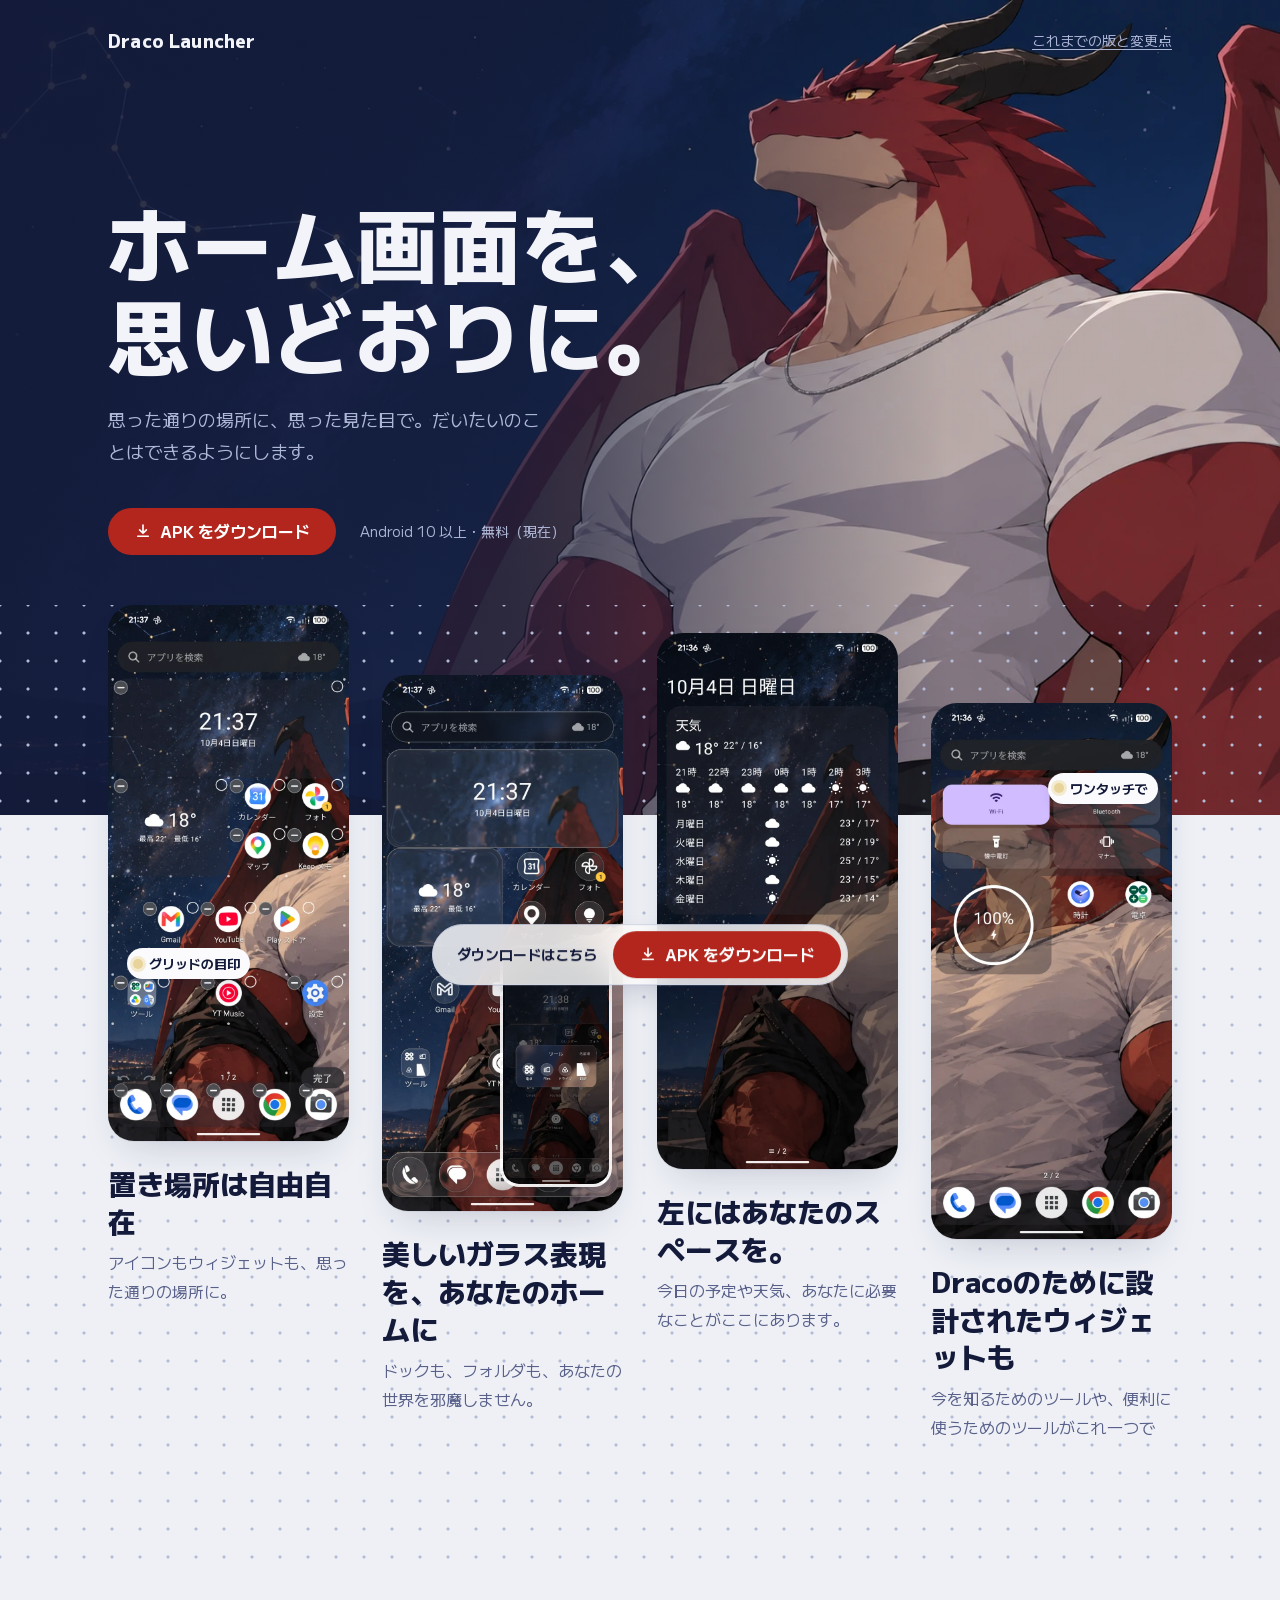
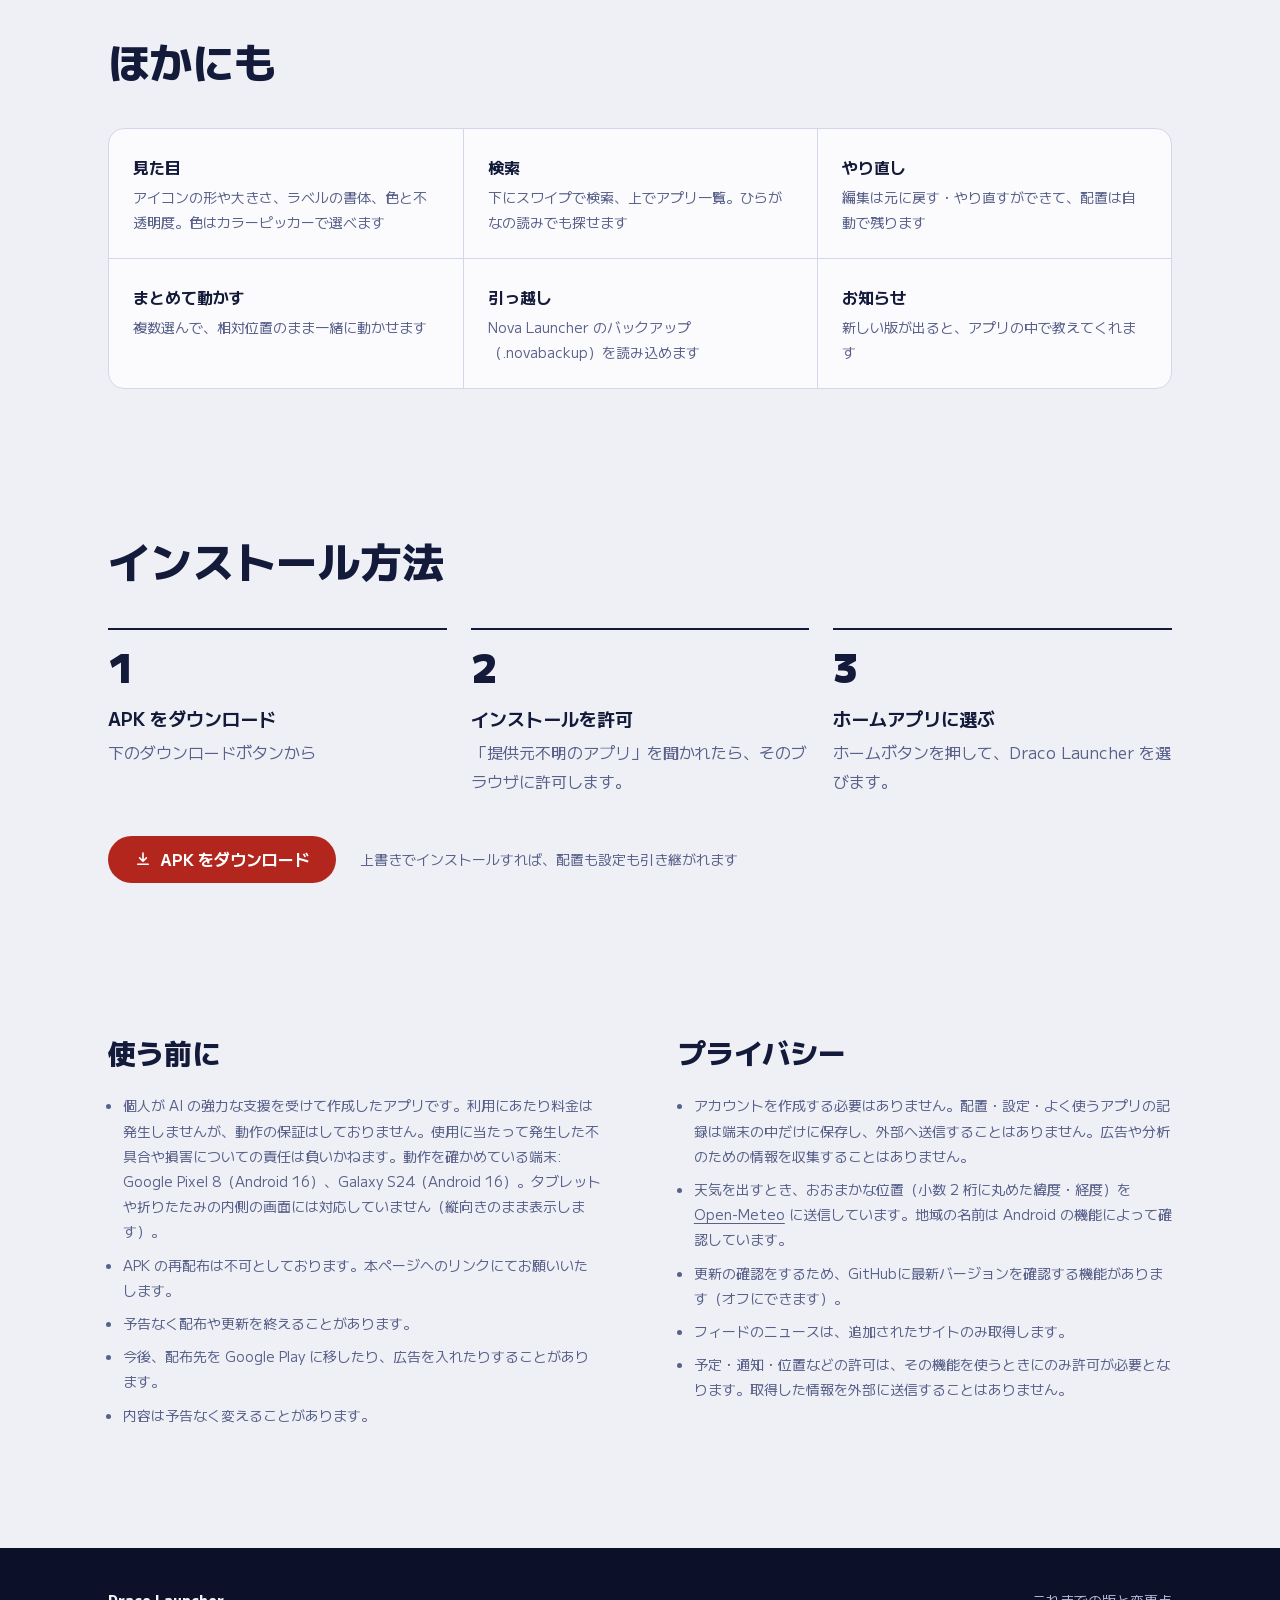
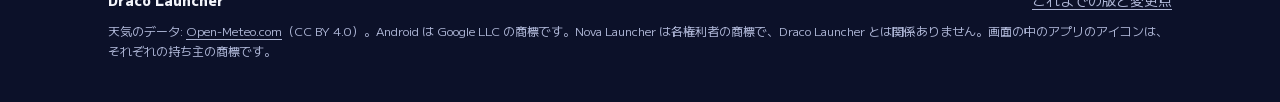
<file: index.html>
<!doctype html>
<html lang="ja">
<head>
<meta charset="utf-8">
<meta name="viewport" content="width=device-width, initial-scale=1">
<title>Draco Launcher</title>
<meta name="description" content="お待たせしました、Dracoです。ホーム画面を思いどおりにできる Android ランチャー。">
<meta property="og:title" content="Draco Launcher">
<meta property="og:description" content="お待たせしました、Dracoです。ホーム画面を思いどおりにできる Android ランチャー。">
<meta property="og:image" content="https://watanuki-azuma.github.io/draco-launcher/assets/keyvisual.webp">
<meta name="theme-color" content="#141b3a">
<link rel="preconnect" href="https://fonts.googleapis.com">
<link rel="preconnect" href="https://fonts.gstatic.com" crossorigin>
<link href="https://fonts.googleapis.com/css2?family=M+PLUS+1:wght@400;500;700;800;900&display=swap" rel="stylesheet">
<link rel="stylesheet" href="tokens.css?v=3">
<style>
  /* ページそのものをホーム画面に見立てる: 点のグリッドの上に画面を置き、ところどころ半マスずらす */
  * { box-sizing: border-box; margin: 0; }
  html, body { overflow-x: clip; }
  body {
    background: var(--color-paper);
    color: var(--color-ink);
    font-family: var(--font-sans);
    font-size: var(--text-md);
    line-height: 1.8;
    -webkit-font-smoothing: antialiased;
  }
  a { color: inherit; }
  :focus-visible { outline: 2px solid var(--color-focus); outline-offset: 3px; border-radius: var(--radius-sm); }
  h1, h2, h3 { font-style: normal; overflow-wrap: anywhere; min-width: 0; }
  img { display: block; max-width: 100%; height: auto; }
  .wrap { max-width: 1160px; margin: 0 auto; padding: 0 clamp(16px, 5vw, 48px); }

  .button {
    display: inline-flex; align-items: center; gap: var(--space-sm);
    padding: 14px 26px; border-radius: var(--radius-pill);
    background: var(--color-accent); color: var(--color-on-accent);
    font-weight: 700; font-size: var(--text-md); line-height: 1.2; text-decoration: none; white-space: nowrap;
    transition: background var(--dur-fast) var(--ease-out), transform var(--dur-fast) var(--ease-out);
  }
  .button:hover { background: var(--color-accent-hover); }
  .button:active { transform: translateY(1px); }
  .button svg { width: 18px; height: 18px; flex: none; }
  .note { font-size: var(--text-sm); }

  /* 点のグリッド（ホームの編集モードの点と同じ考え方） */
  .dots {
    background-image: radial-gradient(circle, var(--color-dot) 1.3px, transparent 1.8px);
    background-size: var(--cell) var(--cell);
    background-position: calc(var(--half)) calc(var(--half));
  }

  /* はじめ: 夜空と竜の絵の上に、名前と一言 */
  .hero { position: relative; background: var(--color-night); color: var(--color-on-night); isolation: isolate; }
  .hero > img.kv {
    position: absolute; inset: 0; z-index: -1; width: 100%; height: 100%;
    object-fit: cover; object-position: 72% 30%;
  }
  .hero::after {
    content: ""; position: absolute; inset: 0; z-index: -1;
    background: linear-gradient(90deg, rgba(20, 27, 58, 0.94) 0%, rgba(20, 27, 58, 0.74) 40%, rgba(20, 27, 58, 0) 74%);
  }
  .top { display: flex; align-items: center; justify-content: space-between; gap: var(--space-md); padding-block: var(--space-lg); }
  .top b { font-weight: 800; font-size: var(--text-lg); letter-spacing: 0.01em; white-space: nowrap; }
  .top a { color: var(--color-on-night-2); font-size: var(--text-sm); white-space: nowrap; text-underline-offset: 3px; }
  .top a:hover { color: var(--color-on-night); }
  .hero-body { padding-block: clamp(48px, 9vw, 120px) clamp(160px, 22vw, 260px); max-width: 1160px; }
  .hero h1 { font-weight: 800; font-size: var(--text-display); line-height: 1.12; letter-spacing: 0.01em; }
  .hero h1 span { display: block; white-space: nowrap; }
  .hero p { margin-top: var(--space-lg); font-size: var(--text-lg); color: var(--color-on-night-2); max-width: 24em; }
  .get { margin-top: var(--space-xl); display: flex; flex-wrap: wrap; align-items: center; gap: var(--space-md) var(--space-lg); }
  .hero .note { color: var(--color-on-night-2); }

  /* 画面: 4 列に並べ、2 列目と 4 列目を半マスずつ下げる */
  .screens { position: relative; padding-bottom: var(--space-3xl); }
  .board {
    position: relative; margin-top: calc(-1 * clamp(120px, 18vw, 210px));
    display: grid; grid-template-columns: repeat(4, minmax(0, 1fr)); gap: var(--cell) clamp(16px, 2.6vw, 36px);
    align-items: start;
  }
  .tile { margin: 0; }
  .tile:nth-child(2) { margin-top: calc(var(--cell) * 2 + var(--half)); }
  .tile:nth-child(3) { margin-top: var(--cell); }
  .tile:nth-child(4) { margin-top: calc(var(--cell) * 3 + var(--half)); }
  .shot { position: relative; }
  .shot img {
    border-radius: var(--radius-shot);
    box-shadow: 0 1px 0 rgba(20, 27, 58, 0.06), 0 18px 40px -18px var(--color-shade);
    background: var(--color-night);
  }
  .tile figcaption { margin-top: var(--space-lg); }
  .tile h2 { font-weight: 800; font-size: var(--text-xl); line-height: 1.35; }
  .tile p { margin-top: var(--space-sm); color: var(--color-ink-2); }
  .pin {
    position: absolute; display: flex; align-items: center; gap: 6px; pointer-events: none;
    background: var(--color-card); color: var(--color-ink); font-size: var(--text-xs); font-weight: 700;
    padding: 4px 10px 4px 6px; border-radius: var(--radius-pill); white-space: nowrap;
    box-shadow: 0 6px 16px -6px var(--color-shade);
  }
  .pin::before { content: ""; width: 10px; height: 10px; border-radius: 50%; background: var(--color-star); box-shadow: 0 0 0 3px rgba(232, 212, 154, 0.45); }
  .inset {
    position: absolute; width: 44%; right: 6%; bottom: 5%;
    border-radius: 16px; overflow: hidden; outline: 3px solid rgba(255, 255, 255, 0.9);
    box-shadow: 0 14px 30px -12px var(--color-shade);
  }
  .inset img { border-radius: 0; box-shadow: none; }

  /* ほかにも: 白い板に 3 × 2 */
  .more { padding-block: var(--space-2xl); }
  .section-title { font-weight: 800; font-size: var(--text-2xl); line-height: 1.3; }
  .more ul {
    list-style: none; padding: 0; margin-top: var(--space-xl);
    display: grid; grid-template-columns: repeat(3, minmax(0, 1fr));
    background: var(--color-card); border-radius: var(--radius-md); border: 1px solid var(--color-rule);
  }
  .more li { padding: var(--space-lg); color: var(--color-ink-2); font-size: var(--text-sm); line-height: 1.75; }
  .more li:nth-child(n + 4) { border-top: 1px solid var(--color-rule); }
  .more li:not(:nth-child(3n + 1)) { border-left: 1px solid var(--color-rule); }
  .more li b { display: block; margin-bottom: 4px; color: var(--color-ink); font-size: var(--text-md); font-weight: 700; }

  /* インストール: 3 つの手順 */
  .how { padding-block: var(--space-2xl); }
  .how ol { list-style: none; padding: 0; margin-top: var(--space-xl); display: grid; grid-template-columns: repeat(3, minmax(0, 1fr)); gap: var(--space-lg); counter-reset: step; }
  .how li { counter-increment: step; border-top: 2px solid var(--color-ink); padding-top: var(--space-md); }
  .how li::before { content: counter(step); display: block; font-weight: 900; font-size: 2.5rem; line-height: 1; color: var(--color-ink); margin-bottom: var(--space-md); }
  .how li b { display: block; font-size: var(--text-lg); font-weight: 700; }
  .how li span { display: block; margin-top: 4px; color: var(--color-ink-2); }
  .how .note { color: var(--color-ink-2); }

  /* 使う前に・プライバシー */
  .fine { padding-block: var(--space-2xl) var(--space-3xl); display: grid; grid-template-columns: repeat(2, minmax(0, 1fr)); gap: var(--space-xl) clamp(32px, 6vw, 80px); }
  .fine h2 { font-weight: 800; font-size: var(--text-xl); }
  .fine ul { margin-top: var(--space-md); padding-left: 1.1em; color: var(--color-ink-2); font-size: var(--text-sm); display: grid; gap: var(--space-sm); }
  .fine a { text-underline-offset: 3px; }

  footer { background: var(--color-night-2); color: var(--color-on-night-2); }
  footer .wrap { display: flex; flex-wrap: wrap; justify-content: space-between; gap: var(--space-sm) var(--space-lg); padding-block: var(--space-xl); font-size: var(--text-sm); }
  footer b { color: var(--color-on-night); font-weight: 800; }
  footer a { white-space: nowrap; text-underline-offset: 3px; }
  footer .legal { flex-basis: 100%; font-size: 12px; line-height: 1.7; }
  footer .legal a { white-space: normal; }

  /* 画面を見終わってから、インストールの手順が見えるまで、下にダウンロードの帯 */
  .dock-cta {
    position: fixed; left: 50%; bottom: var(--space-md); z-index: 5;
    transform: translate(-50%, calc(100% + var(--space-xl)));
    display: flex; align-items: center; gap: var(--space-md);
    padding: 6px 6px 6px var(--space-lg);
    background: rgba(255, 255, 255, 0.82); backdrop-filter: blur(16px) saturate(1.4); -webkit-backdrop-filter: blur(16px) saturate(1.4);
    border: 1px solid var(--color-rule); border-radius: var(--radius-pill);
    box-shadow: 0 12px 32px -10px var(--color-shade);
    transition: transform var(--dur-base) var(--ease-out);
    max-width: calc(100% - 2 * var(--space-md));
  }
  .dock-cta.shown { transform: translate(-50%, 0); }
  .dock-cta span { font-size: var(--text-sm); font-weight: 700; white-space: nowrap; }

  @media (max-width: 960px) {
    .board { grid-template-columns: repeat(2, minmax(0, 1fr)); }
    .tile:nth-child(3) { margin-top: 0; }
    .tile:nth-child(4) { margin-top: calc(var(--cell) * 2 + var(--half)); }
    .more ul { grid-template-columns: repeat(2, minmax(0, 1fr)); }
    .more li { border-left: 0 !important; border-top: 1px solid var(--color-rule); }
    .more li:nth-child(-n + 2) { border-top: 0; }
    .more li:nth-child(2n) { border-left: 1px solid var(--color-rule) !important; }
  }
  @media (max-width: 640px) {
    .hero::after { background: linear-gradient(180deg, rgba(20, 27, 58, 0.5) 0%, rgba(20, 27, 58, 0.86) 55%, rgba(20, 27, 58, 0.94) 100%); }
    .hero h1 span { white-space: normal; }
    .board { grid-template-columns: minmax(0, 1fr) minmax(0, 1fr); gap: var(--cell) var(--space-md); }
    .tile h2 { font-size: var(--text-lg); }
    .tile p { font-size: var(--text-sm); }
    .inset { width: 50%; right: -6%; }
    .more ul, .how ol, .fine { grid-template-columns: minmax(0, 1fr); }
    .more li { border-left: 0 !important; border-top: 1px solid var(--color-rule) !important; }
    .more li:first-child { border-top: 0 !important; }
    .dock-cta span { display: none; }
    .dock-cta { padding: 6px; }
  }
  @media (max-width: 380px) {
    .board { grid-template-columns: minmax(0, 1fr); }
    .tile:nth-child(n) { margin-top: 0; }
    .tile .shot { max-width: 280px; }
  }
  @media (prefers-reduced-motion: reduce) {
    .button, .dock-cta { transition: none; }
  }
</style>
</head>
<body>

<main>
  <section class="hero" aria-labelledby="h-intro">
    <img class="kv" src="assets/keyvisual.webp" width="1672" height="941" alt="">
    <header class="wrap top">
      <b>Draco Launcher</b>
      <a href="https://github.com/watanuki-azuma/draco-launcher/releases">これまでの版と変更点</a>
    </header>
    <div class="wrap hero-body">
      <h1 id="h-intro"><span>ホーム画面を、</span><span>思いどおりに。</span></h1>
      <p>思った通りの場所に、思った見た目で。だいたいのことはできるようにします。</p>
      <div class="get">
        <a class="button" href="https://github.com/watanuki-azuma/draco-launcher/releases/latest/download/draco-launcher.apk">
          <svg viewBox="0 0 24 24" fill="none" stroke="currentColor" stroke-width="2.2" stroke-linecap="round" stroke-linejoin="round" aria-hidden="true"><path d="M12 4v11m0 0-4.5-4.5M12 15l4.5-4.5M5 19h14"/></svg>
          APK をダウンロード
        </a>
        <span class="note" data-version>Android 10 以上・無料（現在）</span>
      </div>
    </div>
  </section>

  <section class="screens dots" id="screens" aria-label="画面">
    <div class="wrap board">
      <figure class="tile">
        <div class="shot">
          <img src="assets/shot-edit.webp" width="720" height="1600" alt="編集モードのホーム画面。半マスごとの点と、アイテムの消すボタン・選ぶ丸">
          <span class="pin" style="left: 8%; top: 64%">グリッドの目印</span>
        </div>
        <figcaption>
          <h2 id="h-grid">置き場所は自由自在</h2>
          <p>アイコンもウィジェットも、思った通りの場所に。</p>
        </figcaption>
      </figure>
      <figure class="tile">
        <div class="shot">
          <img src="assets/shot-glass.webp" width="720" height="1600" alt="ガラスをオンにしたホーム画面。時計・天気・ドックがガラスの板になっている">
          <div class="inset"><img src="assets/shot-glass-folder.webp" width="720" height="1600" alt="ガラスのフォルダを開いたところ" loading="lazy"></div>
        </div>
        <figcaption>
          <h2 id="h-glass">美しいガラス表現を、あなたのホームに</h2>
          <p>ドックも、フォルダも、あなたの世界を邪魔しません。</p>
        </figcaption>
      </figure>
      <figure class="tile">
        <div class="shot">
          <img src="assets/shot-feed.webp" width="720" height="1600" alt="フィードの画面。天気のカードに今の天気、時間ごと、5日分の予報" loading="lazy">
        </div>
        <figcaption>
          <h2 id="h-feed">左にはあなたのスペースを。</h2>
          <p>今日の予定や天気、あなたに必要なことがここにあります。</p>
        </figcaption>
      </figure>
      <figure class="tile">
        <div class="shot">
          <img src="assets/shot-page2.webp" width="720" height="1600" alt="2ページ目。Wi-Fi・Bluetooth・懐中電灯・マナーのボタンと、電池のウィジェット" loading="lazy">
          <span class="pin" style="right: 6%; top: 13%">ワンタッチで</span>
        </div>
        <figcaption>
          <h2 id="h-widget">Dracoのために設計されたウィジェットも</h2>
          <p>今を知るためのツールや、便利に使うためのツールがこれ一つで</p>
        </figcaption>
      </figure>
    </div>
  </section>

  <section class="wrap more" aria-labelledby="h-more">
    <h2 class="section-title" id="h-more">ほかにも</h2>
    <ul>
      <li><b>見た目</b>アイコンの形や大きさ、ラベルの書体、色と不透明度。色はカラーピッカーで選べます</li>
      <li><b>検索</b>下にスワイプで検索、上でアプリ一覧。ひらがなの読みでも探せます</li>
      <li><b>やり直し</b>編集は元に戻す・やり直すができて、配置は自動で残ります</li>
      <li><b>まとめて動かす</b>複数選んで、相対位置のまま一緒に動かせます</li>
      <li><b>引っ越し</b>Nova Launcher のバックアップ（.novabackup）を読み込めます</li>
      <li><b>お知らせ</b>新しい版が出ると、アプリの中で教えてくれます</li>
    </ul>
  </section>

  <section class="wrap how" aria-labelledby="h-how">
    <h2 class="section-title" id="h-how">インストール方法</h2>
    <ol>
      <li><b>APK をダウンロード</b><span>下のダウンロードボタンから</span></li>
      <li><b>インストールを許可</b><span>「提供元不明のアプリ」を聞かれたら、そのブラウザに許可します。</span></li>
      <li><b>ホームアプリに選ぶ</b><span>ホームボタンを押して、Draco Launcher を選びます。</span></li>
    </ol>
    <div class="get">
      <a class="button" href="https://github.com/watanuki-azuma/draco-launcher/releases/latest/download/draco-launcher.apk">
        <svg viewBox="0 0 24 24" fill="none" stroke="currentColor" stroke-width="2.2" stroke-linecap="round" stroke-linejoin="round" aria-hidden="true"><path d="M12 4v11m0 0-4.5-4.5M12 15l4.5-4.5M5 19h14"/></svg>
        APK をダウンロード
      </a>
      <span class="note">上書きでインストールすれば、配置も設定も引き継がれます</span>
    </div>
  </section>

  <div class="wrap fine">
    <section aria-labelledby="h-terms">
      <h2 id="h-terms">使う前に</h2>
      <ul>
        <li>個人が AI の強力な支援を受けて作成したアプリです。利用にあたり料金は発生しませんが、動作の保証はしておりません。使用に当たって発生した不具合や損害についての責任は負いかねます。動作を確かめている端末: Google Pixel 8（Android 16）、Galaxy S24（Android 16）。タブレットや折りたたみの内側の画面には対応していません（縦向きのまま表示します）。</li>
        <li>APK の再配布は不可としております。本ページへのリンクにてお願いいたします。</li>
        <li>予告なく配布や更新を終えることがあります。</li>
        <li>今後、配布先を Google Play に移したり、広告を入れたりすることがあります。</li>
        <li>内容は予告なく変えることがあります。</li>
      </ul>
    </section>
    <section aria-labelledby="h-privacy">
      <h2 id="h-privacy">プライバシー</h2>
      <ul>
        <li>アカウントを作成する必要はありません。配置・設定・よく使うアプリの記録は端末の中だけに保存し、外部へ送信することはありません。広告や分析のための情報を収集することはありません。</li>
        <li>天気を出すとき、おおまかな位置（小数 2 桁に丸めた緯度・経度）を <a href="https://open-meteo.com/">Open-Meteo</a> に送信しています。地域の名前は Android の機能によって確認しています。</li>
        <li>更新の確認をするため、GitHubに最新バージョンを確認する機能があります（オフにできます）。</li>
        <li>フィードのニュースは、追加されたサイトのみ取得します。</li>
        <li>予定・通知・位置などの許可は、その機能を使うときにのみ許可が必要となります。取得した情報を外部に送信することはありません。</li>
      </ul>
    </section>
  </div>
</main>

<footer>
  <div class="wrap">
    <b>Draco Launcher</b>
    <a href="https://github.com/watanuki-azuma/draco-launcher/releases">これまでの版と変更点</a>
    <small class="legal">天気のデータ: <a href="https://open-meteo.com/">Open-Meteo.com</a>（CC BY 4.0）。Android は Google LLC の商標です。Nova Launcher は各権利者の商標で、Draco Launcher とは関係ありません。画面の中のアプリのアイコンは、それぞれの持ち主の商標です。</small>
  </div>
</footer>

<div class="dock-cta" id="dock-cta" aria-hidden="true">
  <span>ダウンロードはこちら</span>
  <a class="button" tabindex="-1" href="https://github.com/watanuki-azuma/draco-launcher/releases/latest/download/draco-launcher.apk">
    <svg viewBox="0 0 24 24" fill="none" stroke="currentColor" stroke-width="2.2" stroke-linecap="round" stroke-linejoin="round" aria-hidden="true"><path d="M12 4v11m0 0-4.5-4.5M12 15l4.5-4.5M5 19h14"/></svg>
    APK をダウンロード
  </a>
</div>

<script>
  // 画面を見て下に進んでから、インストールの手順が見えるまでの間だけ、下に帯を出す
  const bar = document.getElementById("dock-cta");
  const screens = document.getElementById("screens");
  const how = document.getElementById("h-how");
  let pastScreens = false, howVisible = false;
  function update() {
    const on = pastScreens && !howVisible;
    bar.classList.toggle("shown", on);
    bar.setAttribute("aria-hidden", on ? "false" : "true");
    bar.querySelector("a").tabIndex = on ? 0 : -1;
  }
  new IntersectionObserver(([e]) => { pastScreens = e.boundingClientRect.top < 0; update(); }, { threshold: [0, 0.3, 0.6] }).observe(screens);
  new IntersectionObserver(([e]) => { howVisible = e.isIntersecting || e.boundingClientRect.top < 0; update(); }).observe(how);

  // 最新の版の番号と日付
  fetch("https://api.github.com/repos/watanuki-azuma/draco-launcher/releases/latest", { headers: { Accept: "application/vnd.github+json" } })
    .then(r => r.ok ? r.json() : Promise.reject())
    .then(release => {
      const date = new Date(release.published_at).toLocaleDateString("ja-JP", { year: "numeric", month: "long", day: "numeric" });
      document.querySelectorAll("[data-version]").forEach(el => el.textContent = `${release.tag_name}（${date}）・Android 10 以上・無料（現在）`);
    })
    .catch(() => {});
</script>
</body>
</html>
</file>
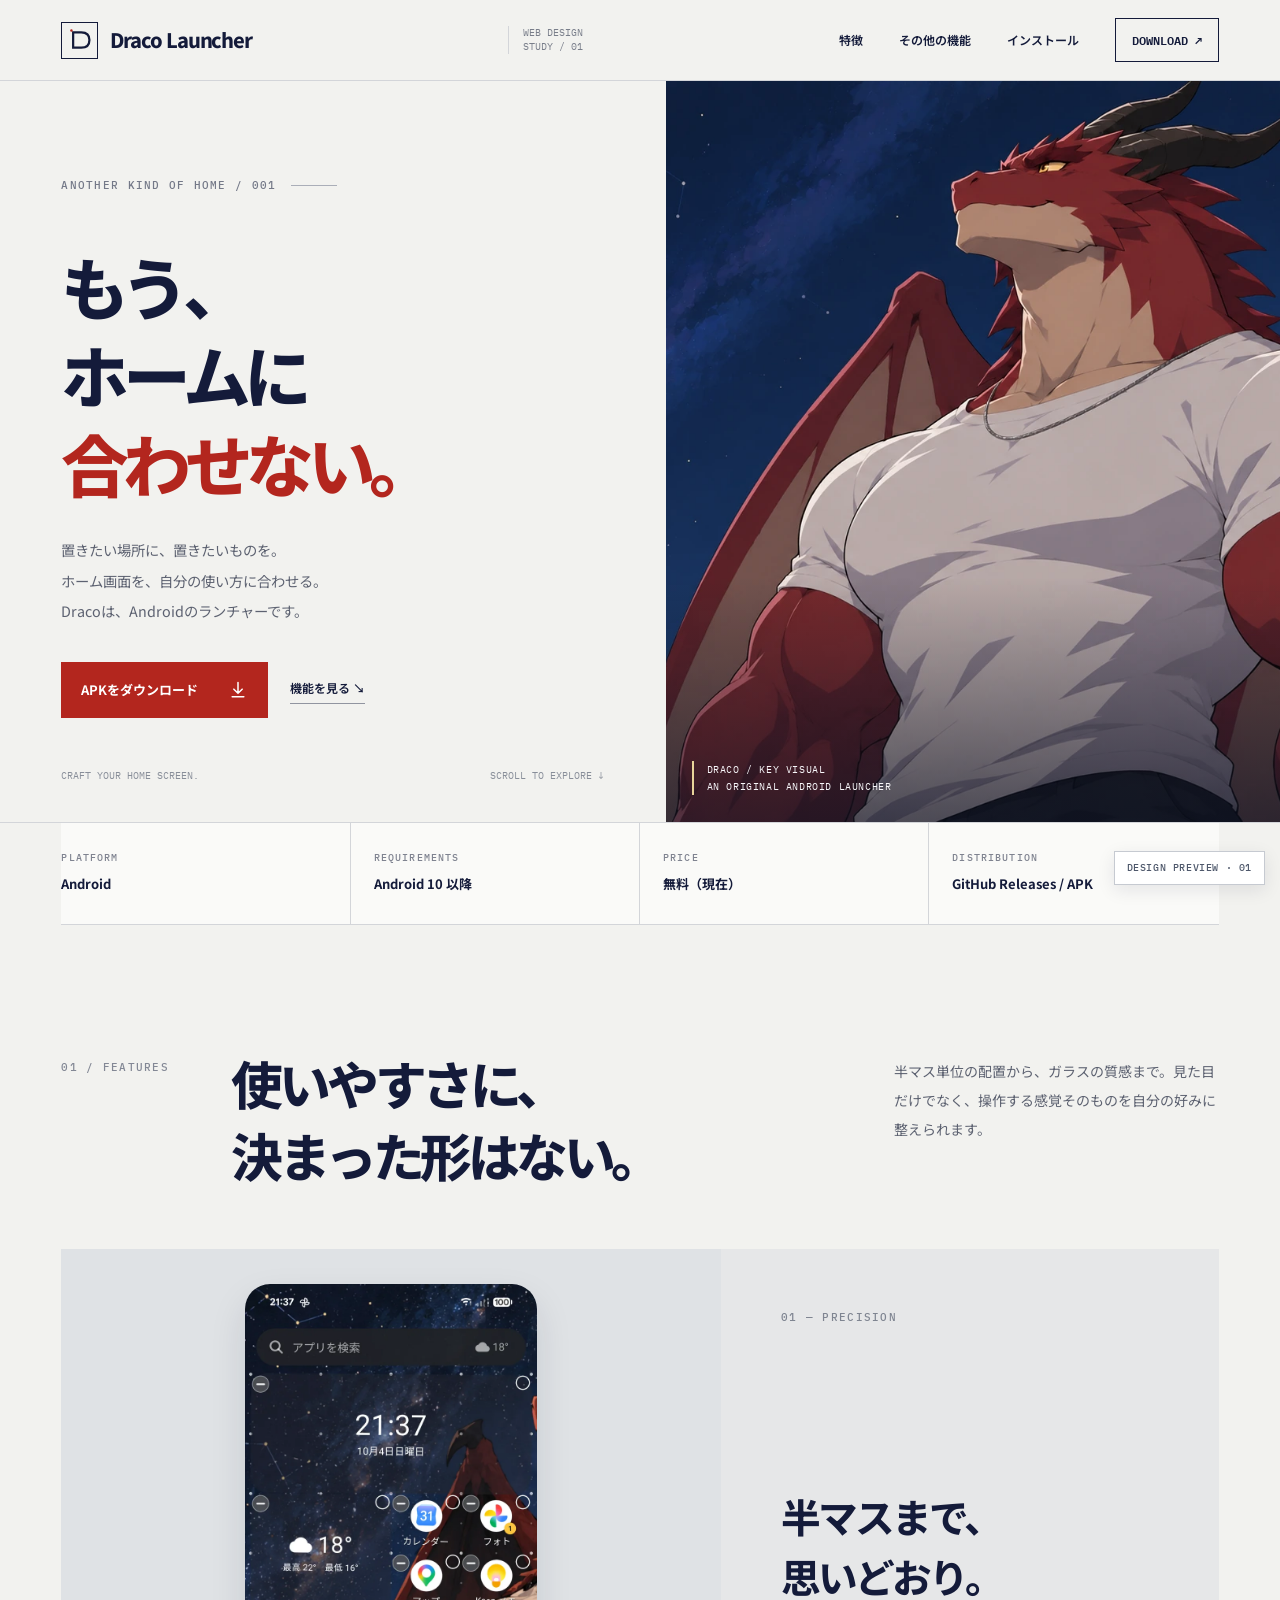
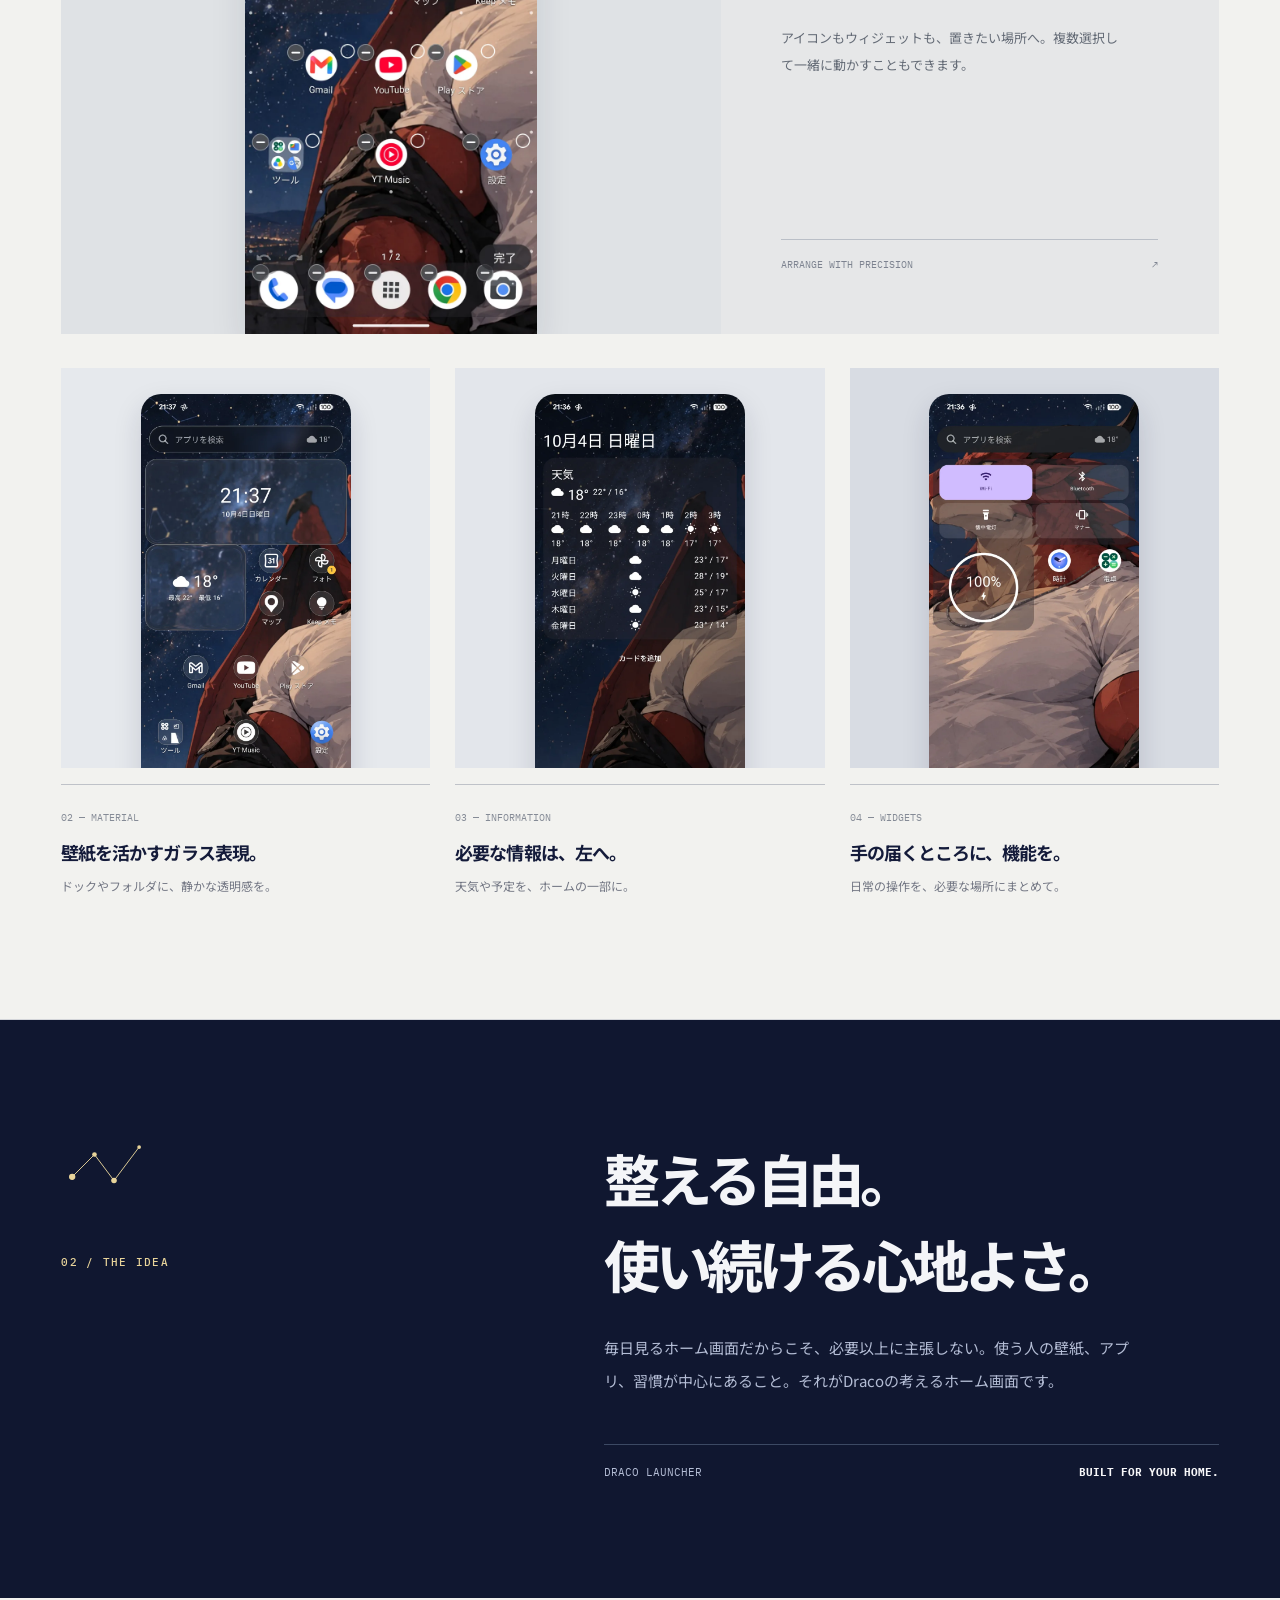
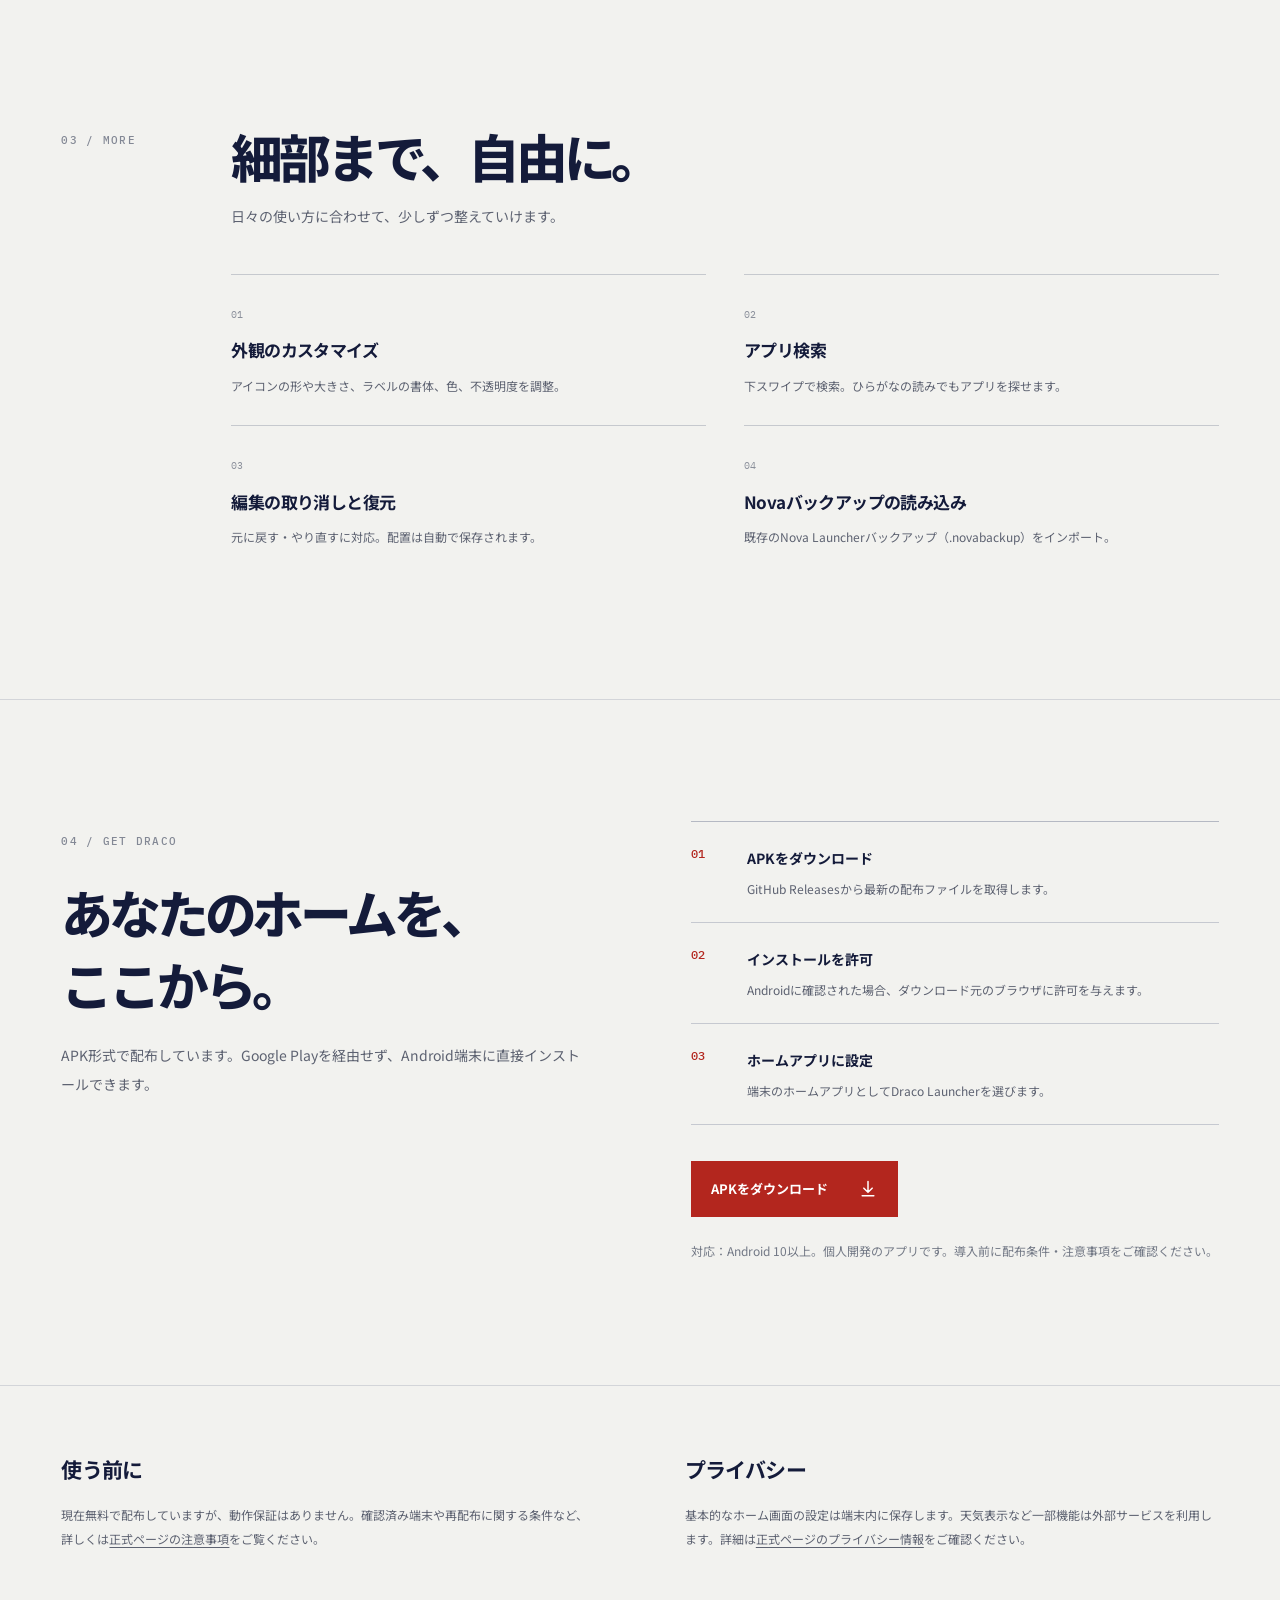
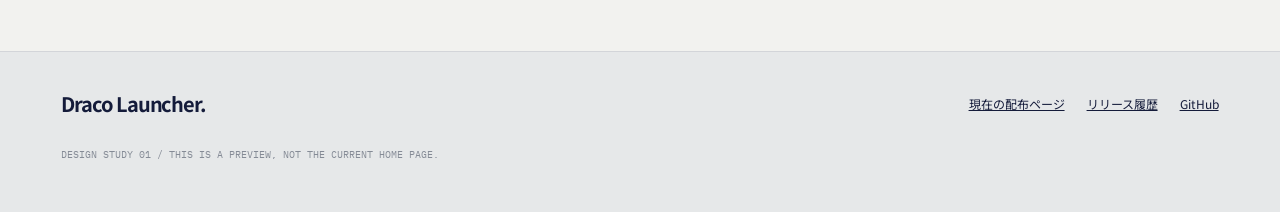
<file: preview/index.html>
<!doctype html>
<html lang="ja">
<head>
  <meta charset="utf-8">
  <meta name="viewport" content="width=device-width,initial-scale=1">
  <meta name="robots" content="noindex,nofollow">
  <meta name="theme-color" content="#141b3a">
  <title>Draco Launcher — デザインプレビュー</title>
  <meta name="description" content="Draco Launcherの新しい配布ページのデザインプレビュー。Androidホーム画面を、自分の使い方に合わせる。">
  <meta property="og:title" content="Draco Launcher — Design Preview">
  <meta property="og:description" content="もう、ホームに合わせない。Draco Launcher デザインプレビュー。">
  <meta property="og:image" content="https://watanuki-azuma.github.io/draco-launcher/assets/keyvisual.webp">
  <link rel="preconnect" href="https://fonts.googleapis.com">
  <link rel="preconnect" href="https://fonts.gstatic.com" crossorigin>
  <link href="https://fonts.googleapis.com/css2?family=IBM+Plex+Mono:wght@400;500;600&family=Noto+Sans+JP:wght@400;500;600;700;800&display=swap" rel="stylesheet">
  <link rel="preload" as="image" href="../assets/keyvisual.webp">
  <link rel="stylesheet" href="./styles.css">
</head>
<body>
  <a class="skip" href="#main">本文へスキップ</a>
  <header class="site-header">
    <div class="container header-inner">
      <a class="brand" href="#top" aria-label="Draco Launcher ページの先頭へ">
        <span class="brand-symbol" aria-hidden="true">
          <svg viewBox="0 0 28 28" fill="none"><path d="M6 5h9.5C22 5 25 8.5 25 14s-3 9-9.5 9H6V5Z" stroke="currentColor" stroke-width="2.6"/><circle cx="4" cy="3" r="1.4" fill="#b3261e"/></svg>
        </span>
        <span class="brand-name">Draco Launcher</span>
      </a>
      <span class="preview-label mono">WEB DESIGN<br>STUDY / 01</span>
      <nav class="nav" aria-label="メインナビゲーション">
        <a href="#features">特徴</a>
        <a href="#details">その他の機能</a>
        <a href="#install">インストール</a>
        <a class="nav-download mono" href="https://github.com/watanuki-azuma/draco-launcher/releases/latest/download/draco-launcher.apk">DOWNLOAD ↗</a>
      </nav>
    </div>
  </header>

  <main id="main">
    <section class="hero" id="top" aria-labelledby="hero-title">
      <div class="hero-copy">
        <div class="eyebrow hero-label">ANOTHER KIND OF HOME / 001</div>
        <div>
          <h1 id="hero-title">もう、<br>ホームに<br><em>合わせない。</em></h1>
          <p class="hero-description">置きたい場所に、置きたいものを。<br>ホーム画面を、自分の使い方に合わせる。<br>Dracoは、Androidのランチャーです。</p>
          <div class="hero-actions">
            <a class="button" href="https://github.com/watanuki-azuma/draco-launcher/releases/latest/download/draco-launcher.apk">
              APKをダウンロード
              <svg viewBox="0 0 24 24" fill="none" stroke="currentColor" stroke-width="1.8" stroke-linecap="round" stroke-linejoin="round" aria-hidden="true"><path d="M12 3v13m0 0-5-5m5 5 5-5M5 20h14"/></svg>
            </a>
            <a class="text-link" href="#features">機能を見る ↘</a>
          </div>
        </div>
        <div class="hero-bottom mono"><span>CRAFT YOUR HOME SCREEN.</span><span>SCROLL TO EXPLORE ↓</span></div>
      </div>
      <div class="hero-visual">
        <img src="../assets/keyvisual.webp" alt="星空と赤い竜人のDraco Launcherキービジュアル" width="1672" height="941" fetchpriority="high">
        <div class="visual-label mono">DRACO / KEY VISUAL<br>AN ORIGINAL ANDROID LAUNCHER</div>
      </div>
    </section>

    <div class="container">
      <div class="stats" aria-label="配布情報">
        <div><span class="eyebrow">PLATFORM</span><strong>Android</strong></div>
        <div><span class="eyebrow">REQUIREMENTS</span><strong>Android 10 以降</strong></div>
        <div><span class="eyebrow">PRICE</span><strong>無料（現在）</strong></div>
        <div><span class="eyebrow">DISTRIBUTION</span><strong>GitHub Releases / APK</strong></div>
      </div>
    </div>

    <section class="container section" id="features" aria-labelledby="features-title">
      <div class="section-head">
        <div class="eyebrow section-number">01 / FEATURES</div>
        <h2 id="features-title">使いやすさに、<br>決まった形はない。</h2>
        <p>半マス単位の配置から、ガラスの質感まで。見た目だけでなく、操作する感覚そのものを自分の好みに整えられます。</p>
      </div>

      <div class="feature-primary">
        <div class="feature-image">
          <img src="../assets/shot-edit.webp" width="720" height="1600" loading="lazy" alt="半マス単位の点が並ぶDraco Launcherの編集画面">
        </div>
        <div class="feature-note">
          <span class="count eyebrow">01 — PRECISION</span>
          <div>
            <h3>半マスまで、<br>思いどおり。</h3>
            <p>アイコンもウィジェットも、置きたい場所へ。複数選択して一緒に動かすこともできます。</p>
          </div>
          <div class="feature-bottom mono"><span>ARRANGE WITH PRECISION</span><span>↗</span></div>
        </div>
      </div>

      <div class="feature-grid">
        <figure>
          <div class="image-wrap"><img src="../assets/shot-glass.webp" width="720" height="1600" loading="lazy" alt="ガラス表現を有効にしたホーム画面"></div>
          <figcaption><span class="mono">02 — MATERIAL</span><h3>壁紙を活かすガラス表現。</h3><p>ドックやフォルダに、静かな透明感を。</p></figcaption>
        </figure>
        <figure>
          <div class="image-wrap"><img src="../assets/shot-feed.webp" width="720" height="1600" loading="lazy" alt="天気と予報を表示するフィード画面"></div>
          <figcaption><span class="mono">03 — INFORMATION</span><h3>必要な情報は、左へ。</h3><p>天気や予定を、ホームの一部に。</p></figcaption>
        </figure>
        <figure>
          <div class="image-wrap"><img src="../assets/shot-page2.webp" width="720" height="1600" loading="lazy" alt="Wi-FiやBluetoothなどの操作ボタンを配置したホーム画面"></div>
          <figcaption><span class="mono">04 — WIDGETS</span><h3>手の届くところに、機能を。</h3><p>日常の操作を、必要な場所にまとめて。</p></figcaption>
        </figure>
      </div>
    </section>

    <section class="manifesto" aria-labelledby="idea-title">
      <div class="container manifesto-inner">
        <div>
          <svg class="constellation" viewBox="0 0 100 80" fill="none" aria-hidden="true"><path d="M12 42 36 18 57 46 84 10" stroke="#e8d49a"/><g fill="#e8d49a"><circle cx="12" cy="42" r="3.4"/><circle cx="36" cy="18" r="2.5"/><circle cx="57" cy="46" r="3"/><circle cx="84" cy="10" r="2"/></g></svg>
          <div class="eyebrow">02 / THE IDEA</div>
        </div>
        <div>
          <h2 id="idea-title">整える自由。<br>使い続ける心地よさ。</h2>
          <p>毎日見るホーム画面だからこそ、必要以上に主張しない。使う人の壁紙、アプリ、習慣が中心にあること。それがDracoの考えるホーム画面です。</p>
          <div class="manifesto-rule mono"><span>DRACO LAUNCHER</span><strong>BUILT FOR YOUR HOME.</strong></div>
        </div>
      </div>
    </section>

    <section class="container section details" id="details" aria-labelledby="details-title">
      <div class="eyebrow section-number">03 / MORE</div>
      <div>
        <div class="section-head" style="display:block;margin-bottom:42px"><h2 id="details-title">細部まで、自由に。</h2><p>日々の使い方に合わせて、少しずつ整えていけます。</p></div>
        <div class="detail-list">
          <article><span class="mono">01</span><h3>外観のカスタマイズ</h3><p>アイコンの形や大きさ、ラベルの書体、色、不透明度を調整。</p></article>
          <article><span class="mono">02</span><h3>アプリ検索</h3><p>下スワイプで検索。ひらがなの読みでもアプリを探せます。</p></article>
          <article><span class="mono">03</span><h3>編集の取り消しと復元</h3><p>元に戻す・やり直すに対応。配置は自動で保存されます。</p></article>
          <article><span class="mono">04</span><h3>Novaバックアップの読み込み</h3><p>既存のNova Launcherバックアップ（.novabackup）をインポート。</p></article>
        </div>
      </div>
    </section>

    <section class="container section install" id="install" aria-labelledby="install-title">
      <div>
        <div class="eyebrow section-number">04 / GET DRACO</div>
        <h2 id="install-title">あなたのホームを、<br>ここから。</h2>
        <p class="section-intro">APK形式で配布しています。Google Playを経由せず、Android端末に直接インストールできます。</p>
      </div>
      <div>
        <ol class="steps">
          <li><div><strong>APKをダウンロード</strong><p>GitHub Releasesから最新の配布ファイルを取得します。</p></div></li>
          <li><div><strong>インストールを許可</strong><p>Androidに確認された場合、ダウンロード元のブラウザに許可を与えます。</p></div></li>
          <li><div><strong>ホームアプリに設定</strong><p>端末のホームアプリとしてDraco Launcherを選びます。</p></div></li>
        </ol>
        <a class="button" href="https://github.com/watanuki-azuma/draco-launcher/releases/latest/download/draco-launcher.apk">
          APKをダウンロード
          <svg viewBox="0 0 24 24" fill="none" stroke="currentColor" stroke-width="1.8" stroke-linecap="round" stroke-linejoin="round" aria-hidden="true"><path d="M12 3v13m0 0-5-5m5 5 5-5M5 20h14"/></svg>
        </a>
        <p class="under-cta">対応：Android 10以上。個人開発のアプリです。導入前に配布条件・注意事項をご確認ください。</p>
      </div>
    </section>

    <aside class="container trust" aria-label="配布条件とプライバシーについて">
      <section>
        <h2>使う前に</h2>
        <p>現在無料で配布していますが、動作保証はありません。確認済み端末や再配布に関する条件など、詳しくは<a href="../#h-terms">正式ページの注意事項</a>をご覧ください。</p>
      </section>
      <section>
        <h2>プライバシー</h2>
        <p>基本的なホーム画面の設定は端末内に保存します。天気表示など一部機能は外部サービスを利用します。詳細は<a href="../#h-privacy">正式ページのプライバシー情報</a>をご確認ください。</p>
      </section>
    </aside>
  </main>

  <footer class="footer">
    <div class="container footer-inner">
      <strong>Draco Launcher.</strong>
      <nav aria-label="フッターナビゲーション">
        <a href="../">現在の配布ページ</a>
        <a href="https://github.com/watanuki-azuma/draco-launcher/releases">リリース履歴</a>
        <a href="https://github.com/watanuki-azuma/draco-launcher">GitHub</a>
      </nav>
      <div class="footnote mono">DESIGN STUDY 01 / THIS IS A PREVIEW, NOT THE CURRENT HOME PAGE.</div>
    </div>
  </footer>
  <div class="preview-flag" aria-label="デザイン試作ページ">DESIGN PREVIEW · 01</div>
</body>
</html>
</file>
<file: tokens.css>
/* Draco Launcher の紹介ページの色と寸法。
 * 色はすべてキービジュアルから取る: 夜空の藍・竜の紅・Tシャツの白・星の淡い金。
 * 文字・点・線・影は藍に寄せ、紅はダウンロードだけ、金は点の印だけに使う。
 */
:root {
  --color-paper: #eef0f6;      /* Tシャツの白（影の青み） */
  --color-card: #fbfbfd;
  --color-ink: #141b3a;        /* 夜空の藍 */
  --color-ink-2: #59618a;
  --color-rule: #d3d8e8;
  --color-dot: #b4bbd6;
  --color-night: #141b3a;
  --color-night-2: #0c1129;
  --color-on-night: #f3f4fa;
  --color-on-night-2: #aeb6d6;
  --color-accent: #b3261e;     /* 竜の紅 */
  --color-accent-hover: #9b1f18;
  --color-on-accent: #ffffff;
  --color-star: #e8d49a;       /* 星の淡い金 */
  --color-focus: #4c6ef5;
  --color-shade: rgba(20, 27, 58, 0.22);

  --font-sans: "M PLUS 1", "Hiragino Sans", "Noto Sans JP", system-ui, sans-serif;

  --text-xs: 0.8125rem;
  --text-sm: 0.875rem;
  --text-md: 1rem;
  --text-lg: 1.125rem;
  --text-xl: clamp(1.375rem, 2.4vw, 1.75rem);
  --text-2xl: clamp(1.75rem, 3.4vw, 2.625rem);
  --text-display: clamp(2.375rem, 6.4vw, 5.25rem);

  /* 1 マス。点のグリッドとレイアウトのずらしに使う */
  --cell: 28px;
  --half: calc(var(--cell) / 2);

  --space-sm: 8px;
  --space-md: 16px;
  --space-lg: 24px;
  --space-xl: 40px;
  --space-2xl: 72px;
  --space-3xl: 120px;

  --radius-sm: 8px;
  --radius-md: 16px;
  --radius-shot: 26px;
  --radius-pill: 999px;

  --ease-out: cubic-bezier(0.22, 1, 0.36, 1);
  --dur-fast: 150ms;
  --dur-base: 260ms;
}
</file>
<file: preview/styles.css>
:root{--paper:#f2f2ef;--surface:#f8f8f5;--ink:#141b3a;--muted:#5d6271;--rule:#d3d5d9;--red:#b3261e;--red-dark:#8e211b;--gold:#e8d49a;--night:#101730;--max:1360px;--gutter:clamp(20px,4.8vw,72px)}
*,*::before,*::after{box-sizing:border-box}
html{scroll-behavior:smooth}
body{margin:0;color:var(--ink);background:var(--paper);font:400 15px/1.9 "Noto Sans JP","Hiragino Sans",system-ui,sans-serif;-webkit-font-smoothing:antialiased}
a{color:inherit}a:focus-visible{outline:3px solid #366be0;outline-offset:4px}
img{display:block;max-width:100%;height:auto}
h1,h2,h3,p,figure{margin:0}
h1,h2,h3{overflow-wrap:anywhere}
::selection{background:var(--gold);color:var(--night)}
.mono,.eyebrow{font-family:"IBM Plex Mono",ui-monospace,monospace}
.eyebrow{letter-spacing:.115em;font-size:11px;line-height:1.5;font-weight:500}
.container{max-width:var(--max);padding-inline:var(--gutter);margin-inline:auto}
.skip{position:absolute;top:-100px;left:20px;padding:12px;background:#fff;z-index:20}
.skip:focus{top:10px}
.site-header{border-bottom:1px solid var(--rule)}
.header-inner{min-height:80px;display:flex;align-items:center;justify-content:space-between;gap:24px}
.brand{display:flex;align-items:center;gap:12px;text-decoration:none;white-space:nowrap}
.brand-symbol{width:37px;height:37px;display:grid;place-items:center;border:1px solid var(--ink)}
.brand-symbol svg{width:24px;height:24px}
.brand-name{font-size:20px;line-height:1;letter-spacing:-.055em;font-weight:800}
.preview-label{border-left:1px solid var(--rule);padding-left:14px;color:#797e8a;font-size:10px;line-height:1.4}
.nav{display:flex;gap:clamp(12px,2.8vw,38px);align-items:center;font-size:12px;font-weight:600}
.nav a{text-decoration:none}
.nav a:hover{text-decoration:underline;text-underline-offset:4px}
.nav .nav-download{padding:10px 16px;border:1px solid var(--ink);white-space:nowrap}
.nav .nav-download:hover{background:var(--ink);color:#fff;text-decoration:none}
.hero{max-width:var(--max);margin:auto;display:grid;grid-template-columns:52% 48%;min-height:640px;border-bottom:1px solid var(--rule)}
.hero-copy{padding:clamp(56px,7.5vw,108px) var(--gutter) 37px;display:flex;flex-direction:column;justify-content:space-between;gap:48px}
.hero-label{color:#747988;display:flex;align-items:center;gap:15px}
.hero-label::after{content:"";width:46px;height:1px;background:#aaaeb8}
.hero h1{font-size:clamp(42px,5.3vw,81px);line-height:1.31;letter-spacing:-.095em;font-weight:800;white-space:nowrap}
.hero h1 em{color:var(--red);font-style:normal}
.hero-description{font-size:clamp(13px,1.12vw,16px);line-height:2.12;color:var(--muted);margin-top:27px}
.hero-actions{display:flex;flex-wrap:wrap;align-items:center;gap:22px;margin-top:36px}
.button{display:inline-flex;gap:30px;justify-content:space-between;align-items:center;min-height:56px;padding:14px 20px;font-size:13px;font-weight:700;background:var(--red);color:#fff;text-decoration:none;transition:background-color .18s ease}
.button:hover{background:var(--red-dark)}
.button svg{width:20px;height:20px;flex:none}
.text-link{text-decoration:none;border-bottom:1px solid #9195a0;font-weight:600;font-size:12px;padding-bottom:3px}
.text-link:hover{color:var(--red);border-color:var(--red)}
.hero-bottom{display:flex;justify-content:space-between;gap:16px;font-size:10px;color:#888e99}
.hero-visual{min-height:640px;position:relative;isolation:isolate;background:var(--night);overflow:hidden}
.hero-visual img{position:absolute;inset:0;width:100%;height:100%;object-fit:cover;object-position:72% center;z-index:-2}
.hero-visual::after{content:"";position:absolute;inset:0;z-index:-1;background:linear-gradient(0deg,rgba(11,17,35,.62),transparent 33%)}
.visual-label{position:absolute;bottom:27px;left:26px;color:#f8f7fa;border-left:2px solid var(--gold);padding-left:13px;font-size:10px;line-height:1.7;letter-spacing:.06em}
.stats{display:grid;grid-template-columns:repeat(4,minmax(0,1fr));background:#fafaf8;border-bottom:1px solid var(--rule)}
.stats div{padding:27px 23px;border-right:1px solid var(--rule)}
.stats div:first-child{padding-left:0}
.stats div:last-child{border-right:0}
.stats span{display:block;font-size:10px;color:#7f8390;margin-bottom:7px}
.stats strong{display:block;font-size:13px;font-weight:700}
.section{padding-block:clamp(85px,9.5vw,140px);border-bottom:1px solid var(--rule)}
.section-head{display:grid;grid-template-columns:140px minmax(0,1fr) minmax(200px,325px);gap:30px;align-items:start;margin-bottom:57px}
.section-number{color:#838895;padding-top:12px}
.section-head h2,.install h2{font-size:clamp(37px,4.05vw,61px);line-height:1.4;letter-spacing:-.082em;font-weight:800}
.section-head p,.section-intro{color:var(--muted);font-size:14px;line-height:2.1}
.section-head p{margin-top:10px}
.feature-primary{display:grid;grid-template-columns:57% 43%;background:#e6e7e8;min-height:510px}
.feature-image{overflow:hidden;position:relative;background:#dfe2e5;display:flex;justify-content:center;padding-top:35px}
.feature-image img{width:auto;height:650px;max-width:85%;object-fit:contain;object-position:top;border-radius:25px 25px 0 0;box-shadow:0 16px 36px #101c391d}
.feature-note{background:#e6e7e8;display:flex;flex-direction:column;justify-content:space-between;padding:clamp(30px,4.7vw,67px)}
.feature-note .count{color:#7f8591}
.feature-note h3{font-size:clamp(24px,3.1vw,43px);line-height:1.53;font-weight:750;letter-spacing:-.075em}
.feature-note p{color:#646b76;line-height:2.1;margin-top:17px;font-size:13px;max-width:26em}
.feature-bottom{display:flex;justify-content:space-between;align-items:center;border-top:1px solid #babfc7;padding-top:15px;font-size:10px;color:#7d8390}
.feature-grid{display:grid;grid-template-columns:repeat(3,minmax(0,1fr));gap:25px;margin-top:34px}
.feature-grid figure{min-width:0}
.feature-grid .image-wrap{height:400px;overflow:hidden;background:#e6e9ed;display:flex;justify-content:center;padding:26px 16px 0}
.feature-grid figure:nth-child(2) .image-wrap{background:#e3e6eb}
.feature-grid figure:nth-child(3) .image-wrap{background:#d8dce3}
.feature-grid img{height:125%;max-width:93%;width:auto;object-fit:contain;object-position:top;border-radius:20px 20px 0 0;box-shadow:0 12px 28px #141b3a26}
.feature-grid figcaption{border-top:1px solid #bfc2c8;margin-top:16px;padding-top:16px}
.feature-grid figcaption .mono{font-size:10px;color:#858b96}
.feature-grid h3{font-size:18px;line-height:1.6;letter-spacing:-.055em;margin-top:9px}
.feature-grid p{font-size:12px;color:#737784;line-height:1.85;margin-top:8px}
.manifesto{background:var(--night);color:#f4f5f8;padding-block:clamp(75px,9vw,125px)}
.manifesto-inner{display:grid;grid-template-columns:1fr 1.3fr;gap:70px}
.manifesto .eyebrow{color:var(--gold)}
.constellation{width:93px;height:80px;margin-bottom:30px}
.manifesto h2{font-size:clamp(38px,4.4vw,64px);line-height:1.52;letter-spacing:-.08em;font-weight:750}
.manifesto p{color:#b4bdd5;max-width:36em;line-height:2.2;margin-top:25px}
.manifesto-rule{display:flex;justify-content:space-between;gap:20px;border-top:1px solid #3c4963;padding-top:17px;margin-top:47px;color:#b4bdd5;font-size:11px}
.manifesto-rule strong{color:#f7f7f9}
.details{display:grid;grid-template-columns:140px 1fr;gap:30px}
.detail-list{display:grid;grid-template-columns:repeat(2,minmax(0,1fr));column-gap:38px}
.detail-list article{border-top:1px solid #c6c9ce;padding:23px 0 28px}
.detail-list article .mono{font-size:10px;color:#8a8f9a}
.detail-list h3{font-size:17px;letter-spacing:-.035em;margin:8px 0}
.detail-list p{font-size:12px;color:var(--muted)}
.install{display:grid;grid-template-columns:1fr 1fr;gap:clamp(36px,8vw,120px)}
.install h2{margin-top:26px}
.install .section-intro{margin-top:20px}
.steps{padding:0;margin:0 0 36px;list-style:none;counter-reset:step;border-top:1px solid #b5b9c3}
.steps li{padding:22px 0;border-bottom:1px solid #c6c9d0;display:grid;grid-template-columns:46px 1fr;gap:10px}
.steps li::before{counter-increment:step;content:"0" counter(step);font:500 12px/1.6 "IBM Plex Mono",monospace;color:var(--red)}
.steps strong{font-size:14px}
.steps p{font-size:12px;color:var(--muted);line-height:1.95;margin-top:4px}
.under-cta{color:#737986;font-size:12px;line-height:2;margin-top:22px}
.trust{display:grid;grid-template-columns:1fr 1fr;gap:clamp(35px,7vw,100px);padding-block:64px 100px}
.trust h2{font-size:21px;letter-spacing:-.04em;margin-bottom:14px}
.trust p{font-size:12px;color:var(--muted);line-height:2}
.trust a{text-underline-offset:3px}
.footer{background:#e6e8e9;border-top:1px solid var(--rule)}
.footer-inner{padding-block:33px 48px;display:flex;flex-wrap:wrap;align-items:center;justify-content:space-between;gap:22px}
.footer strong{font-size:20px;letter-spacing:-.06em}
.footer nav{display:flex;flex-wrap:wrap;gap:22px;font-size:12px}
.footer .footnote{width:100%;color:#858b96;font-size:10px}
.preview-flag{position:fixed;right:15px;bottom:15px;z-index:5;font:500 10px/1.4 "IBM Plex Mono",monospace;letter-spacing:.06em;padding:9px 12px;background:#fff;border:1px solid #c6cad1;color:#4e586b;box-shadow:0 5px 18px #10173018}
@media(max-width:1060px){.section-head{grid-template-columns:105px 1fr;gap:18px}.section-head p{grid-column:2;max-width:34em;margin-top:0}.hero{min-height:540px}.hero-visual{min-height:540px}.hero h1{font-size:clamp(37px,4.9vw,61px)}.feature-primary{min-height:410px}.feature-image img{height:530px}.feature-grid .image-wrap{height:310px}}
@media(max-width:700px){
.header-inner{min-height:66px}.brand-name{font-size:17px}.brand-symbol{width:30px;height:30px}.brand-symbol svg{width:21px;height:21px}.preview-label,.nav a:not(.nav-download){display:none}.nav .nav-download{font-size:10px;padding:7px 10px}
.hero{display:flex;flex-direction:column;min-height:0}.hero-copy{padding-top:49px;padding-bottom:36px;gap:40px}.hero h1{font-size:clamp(42px,10vw,70px)}.hero-description{font-size:13px;margin-top:20px}.hero-actions{margin-top:29px}.hero-bottom{font-size:9px}.hero-visual{min-height:350px;height:94vw;max-height:560px}.hero-visual img{object-position:72% center}
.stats{grid-template-columns:repeat(2,minmax(0,1fr))}.stats div{border-bottom:1px solid var(--rule);padding:19px 12px}.stats div:nth-child(odd){padding-left:0}.stats div:nth-child(2){border-right:0}.stats div:nth-child(n+3){border-bottom:0}
.section{padding-block:74px}.section-head{display:block;margin-bottom:35px}.section-number{padding:0;margin-bottom:19px}.section-head h2{font-size:clamp(35px,8vw,50px)}.section-head p{margin-top:18px}
.feature-primary{display:flex;flex-direction:column}.feature-image{height:390px;padding-top:20px}.feature-image img{height:480px}.feature-note{padding:28px;gap:30px}.feature-note h3{font-size:28px}.feature-grid{grid-template-columns:repeat(2,minmax(0,1fr));gap:24px 12px}.feature-grid figure:first-child{grid-column:1/-1}.feature-grid .image-wrap{height:250px;padding:18px 8px 0}.feature-grid figure:first-child .image-wrap{height:370px}.feature-grid h3{font-size:15px}
.manifesto-inner{display:block}.constellation{margin-bottom:20px}.manifesto h2{font-size:clamp(37px,8.4vw,58px);margin-top:35px}.manifesto-rule{margin-top:37px}
.details{display:block}.details .section-number{margin-bottom:27px}.detail-list{gap:0 17px}.detail-list h3{font-size:15px}
.install{display:block}.install .section-intro{margin-bottom:36px}.trust{grid-template-columns:1fr;gap:38px;padding-block:50px 80px}.footer-inner{align-items:flex-start}.footer nav{gap:13px}.preview-flag{font-size:9px}
}
@media(max-width:390px){.hero h1{font-size:39px}.brand-name{font-size:15px}.nav .nav-download{padding:6px 8px}.feature-grid .image-wrap{height:185px}}
@media(prefers-reduced-motion:reduce){html{scroll-behavior:auto}.button{transition:none}}
</file>
